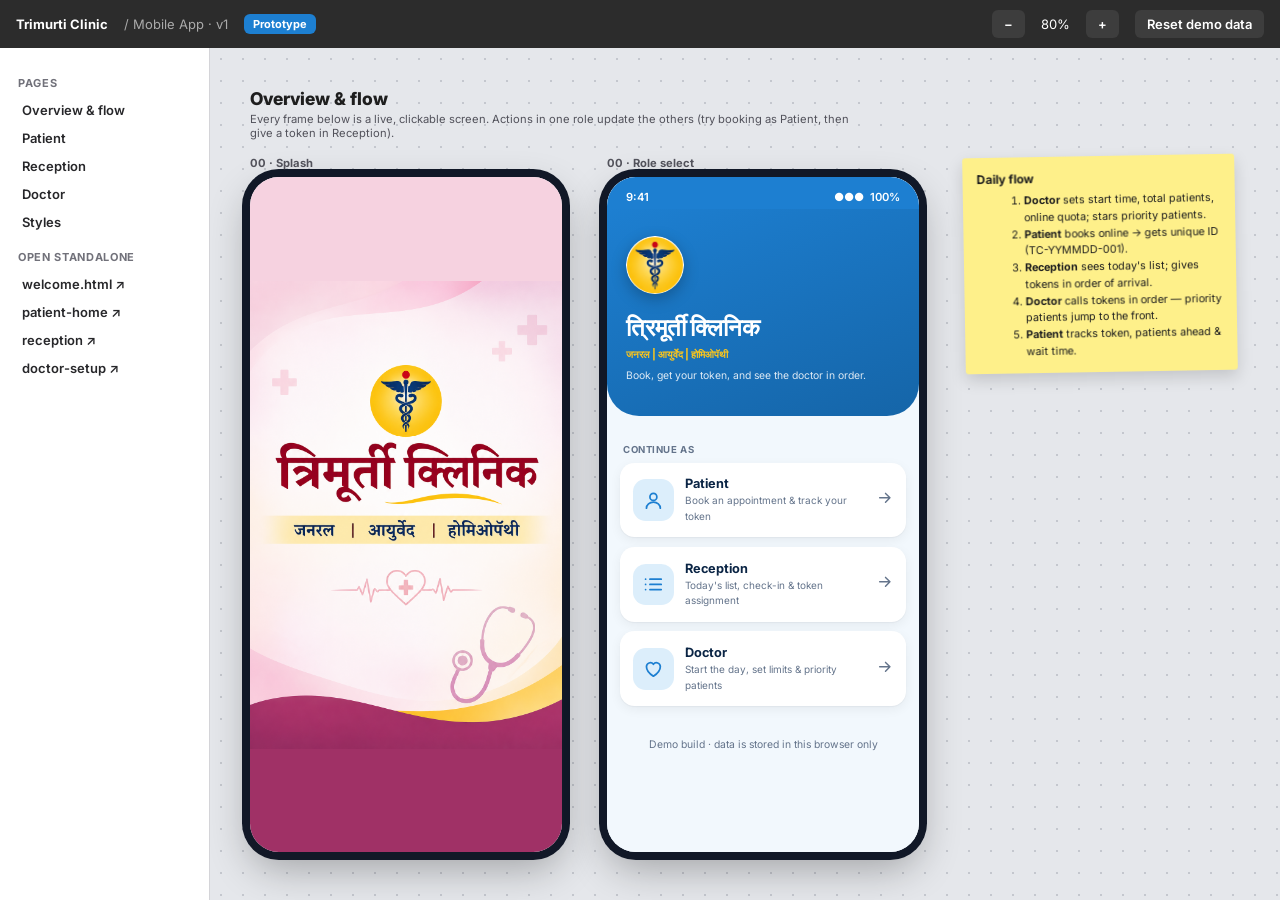
<file: index.html>
<!doctype html><html lang="en"><head><meta charset="utf-8"><meta name="viewport" content="width=device-width,initial-scale=1">
<title>Trimurti Clinic – Design</title>
<link href="https://fonts.googleapis.com/css2?family=Inter:wght@400;600;700;800&display=swap" rel="stylesheet">
<style>
*{box-sizing:border-box;margin:0}
body{font-family:Inter,system-ui,sans-serif;background:#E5E7EB;color:#1E1E1E;height:100vh;display:flex;flex-direction:column;overflow:hidden;font-size:13px}
.top{height:48px;background:#2C2C2C;color:#fff;display:flex;align-items:center;gap:16px;padding:0 16px;flex:none}
.top b{font-weight:700}.top .pill{background:#1D7FD1;border-radius:6px;padding:3px 9px;font-size:11px;font-weight:700}
.top .sp{flex:1}.top button{background:#3D3D3D;border:0;color:#fff;border-radius:6px;padding:6px 12px;font:inherit;font-weight:600;cursor:pointer}.top button:hover{background:#4D4D4D}
.main{flex:1;display:flex;min-height:0}
.side{width:210px;background:#fff;border-right:1px solid #D4D4D8;padding:14px 12px;flex:none;overflow:auto}
.side h4{font-size:11px;color:#71717A;text-transform:uppercase;letter-spacing:.06em;margin:14px 6px 6px}
.side a{display:block;padding:6px 10px;border-radius:6px;color:#27272A;text-decoration:none;font-weight:600}.side a:hover{background:#F4F4F5}
.canvas{flex:1;overflow:auto;background:#E5E7EB radial-gradient(#C4C7CE 1px,transparent 1px) 0 0/22px 22px;padding:40px}
.board{zoom:.8;width:max-content}
.sec{margin-bottom:70px}
.sec>h2{font-size:22px;font-weight:800;margin-bottom:4px}.sec>p{color:#52525B;margin-bottom:20px;max-width:760px;font-size:14px}
.row{display:flex;gap:56px;align-items:flex-start}
.fr{flex:none}.fr .lb{font-weight:700;color:#52525B;margin-bottom:8px;font-size:14px}
.fr iframe{width:390px;height:844px;border:0;border-radius:36px;background:#F2F8FD;box-shadow:0 0 0 10px #111827,0 20px 50px rgba(0,0,0,.3);display:block}
.note{background:#FEF08A;padding:16px 18px;width:340px;border-radius:4px;box-shadow:0 8px 20px rgba(0,0,0,.15);font-size:13.5px;line-height:1.55;transform:rotate(-1deg)}
.note h3{margin-bottom:6px;font-size:15px}.note li{margin-left:18px}
.sw{display:flex;gap:14px;flex-wrap:wrap;max-width:760px}
.sw div{width:104px}.sw i{display:block;height:64px;border-radius:12px;margin-bottom:6px;border:1px solid rgba(0,0,0,.08)}.sw b{display:block;font-size:12px}.sw span{font-size:11px;color:#71717A}
.type{background:#fff;border-radius:14px;padding:20px 24px;width:360px}
</style></head><body>
<div class="top"><b>Trimurti Clinic</b><span style="opacity:.6">/ Mobile App · v1</span><span class="pill">Prototype</span><span class="sp"></span>
<button onclick="z(-.1)">−</button><span id="zv">80%</span><button onclick="z(.1)">+</button><button onclick="rs()">Reset demo data</button></div>
<div class="main"><aside class="side"><h4>Pages</h4><a href="#flow">Overview &amp; flow</a><a href="#patient">Patient</a><a href="#reception">Reception</a><a href="#doctor">Doctor</a><a href="#styles">Styles</a>
<h4>Open standalone</h4><a href="welcome.html" target="_blank">welcome.html ↗</a><a href="patient-home.html" target="_blank">patient-home ↗</a><a href="reception.html" target="_blank">reception ↗</a><a href="doctor-setup.html" target="_blank">doctor-setup ↗</a></aside>
<div class="canvas"><div class="board">

<div class="sec" id="flow"><h2>Overview &amp; flow</h2><p>Every frame below is a live, clickable screen. Actions in one role update the others (try booking as Patient, then give a token in Reception).</p>
<div class="row"><div class="fr"><div class="lb">00 · Splash</div><iframe src="splash.html"></iframe></div><div class="fr"><div class="lb">00 · Role select</div><iframe src="welcome.html"></iframe></div>
<div class="note"><h3>Daily flow</h3><ol><li><b>Doctor</b> sets start time, total patients, online quota; stars priority patients.</li><li><b>Patient</b> books online → gets unique ID (TC-YYMMDD-001).</li><li><b>Reception</b> sees today's list; gives tokens in order of arrival.</li><li><b>Doctor</b> calls tokens in order — priority patients jump to the front.</li><li><b>Patient</b> tracks token, patients ahead &amp; wait time.</li></ol></div></div></div>

<div class="sec" id="patient"><h2>Patient</h2><p>Book an appointment, receive a unique booking number, then track your token live.</p>
<div class="row"><div class="fr"><div class="lb">01 · Home</div><iframe src="patient-home.html"></iframe></div><div class="fr"><div class="lb">02 · Book appointment</div><iframe src="patient-book.html"></iframe></div><div class="fr"><div class="lb">03 · My token</div><iframe src="patient-status.html"></iframe></div></div></div>

<div class="sec" id="reception"><h2>Reception</h2><p>Daily appointment list. Give a token when a patient arrives (first in = lowest token). Add walk-ins from the button.</p>
<div class="row"><div class="fr"><div class="lb">04 · Today's appointments</div><iframe src="reception.html"></iframe></div></div></div>

<div class="sec" id="doctor"><h2>Doctor</h2><p>Morning setup, then run the queue. The ★ puts a patient first.</p>
<div class="row"><div class="fr"><div class="lb">05 · Day setup</div><iframe src="doctor-setup.html"></iframe></div><div class="fr"><div class="lb">06 · Patient queue</div><iframe src="doctor-queue.html"></iframe></div></div></div>

<div class="sec" id="styles"><h2>Styles</h2><p>Light blue identity; gold only for small highlights, Inter typeface, 16px card radius.</p>
<div class="row"><div class="sw"><div><i style="background:#1D7FD1"></i><b>Sky blue (primary)</b><span>#1D7FD1</span></div><div><i style="background:#1565A8"></i><b>Deep blue</b><span>#1565A8</span></div><div><i style="background:#DCEEFB"></i><b>Ice blue</b><span>#DCEEFB</span></div><div><i style="background:#F5B400"></i><b>Gold (priority)</b><span>#F5B400</span></div><div><i style="background:#2563EB"></i><b>Navy (online)</b><span>#2563EB</span></div><div><i style="background:#16A34A"></i><b>Success</b><span>#16A34A</span></div><div><i style="background:#DC2626"></i><b>Danger</b><span>#DC2626</span></div><div><i style="background:#F2F8FD"></i><b>Background</b><span>#F2F8FD</span></div></div>
<div class="type"><div style="font-size:28px;font-weight:800">Heading 28/800</div><div style="font-size:22px;font-weight:700;margin-top:6px">Title 22/700</div><div style="font-size:15px;font-weight:700;margin-top:6px">Card title 15/700</div><div style="font-size:14px;margin-top:6px">Body 14/400 — Inter</div><div style="font-size:11px;font-weight:700;color:#64748B;margin-top:6px;letter-spacing:.06em">LABEL 11/700 CAPS</div></div></div></div>

</div></div></div>
<script>
let zm=.8;function z(d){zm=Math.min(1.2,Math.max(.3,zm+d));document.querySelector('.board').style.zoom=zm;document.getElementById('zv').textContent=Math.round(zm*100)+'%'}
function rs(){try{localStorage.removeItem('tc_state_v1');localStorage.removeItem('tc_me_v1')}catch(e){}document.querySelectorAll('iframe').forEach(f=>f.contentWindow.location.reload())}
</script></body></html>
</file>
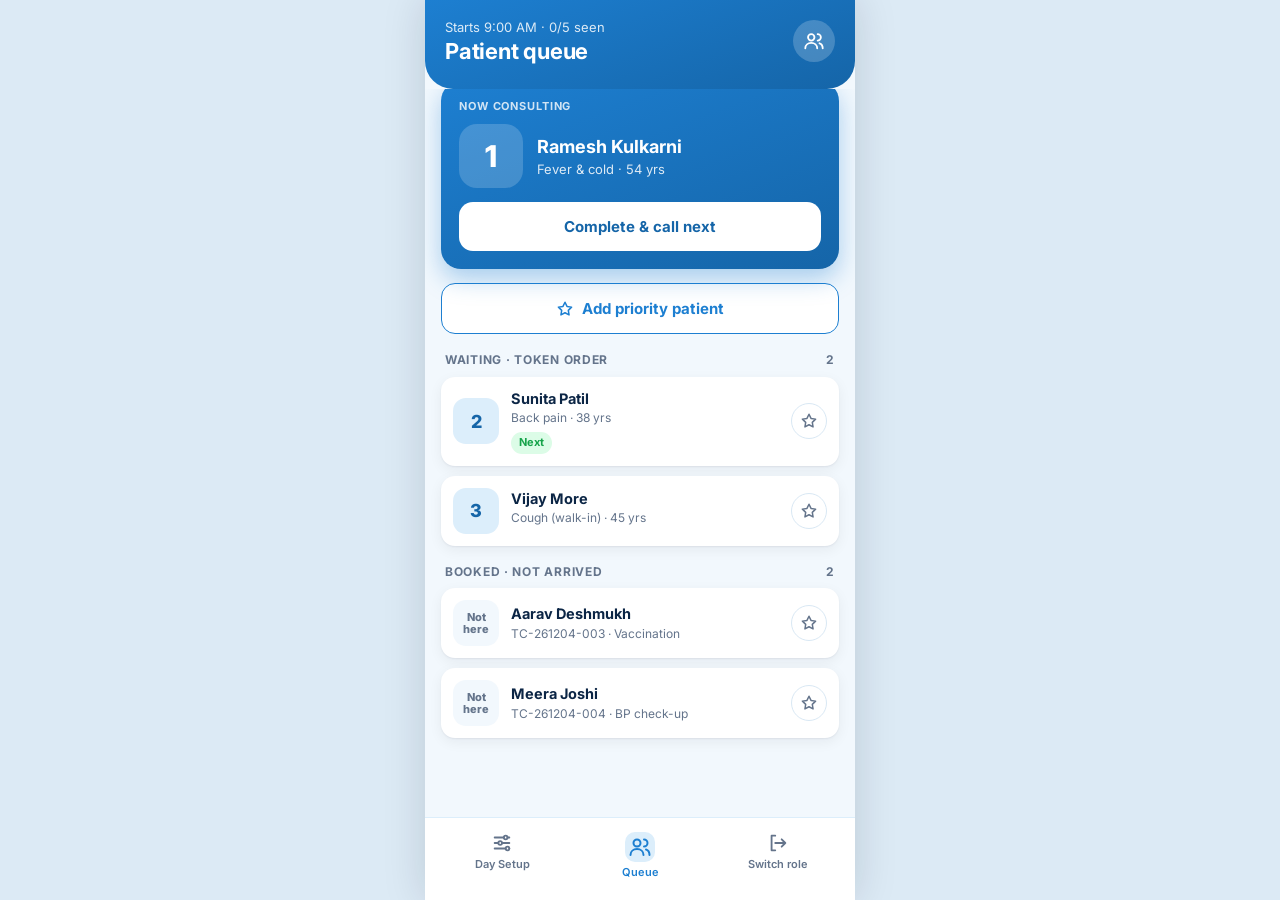
<file: doctor-queue.html>
<!doctype html><html lang="en"><head><meta charset="utf-8"><meta name="viewport" content="width=device-width,initial-scale=1,viewport-fit=cover"><link rel="manifest" href="manifest.json"><meta name="theme-color" content="#1D7FD1"><meta name="apple-mobile-web-app-capable" content="yes"><link rel="apple-touch-icon" href="icons/icon-192.png"><link rel="stylesheet" href="css/style.css"><link rel="preconnect" href="https://fonts.googleapis.com"><link href="https://fonts.googleapis.com/css2?family=Inter:wght@400;600;700;800&display=swap" rel="stylesheet"><title>Doctor · Queue</title></head><body><div class="app" id="app"></div><script src="js/tc.js"></script><script>
const {icon,esc,fmtTime,shell}=TC;
function item(a,i){
 return `<div class="item ${a.priority?'pri':''}"><div class="tk">${a.token}</div><div class="mid"><div class="nm">${esc(a.name)}</div><div class="sub">${esc(a.reason)}${a.age?' · '+esc(a.age)+' yrs':''}</div>
  <div class="meta">${i===0?'<span class="badge green">Next</span>':''}${a.priority?'<span class="badge amber">★ Priority</span>':''}</div></div>
  <button class="star ${a.priority?'on':''}" data-p="${a.id}">${icon('star')}</button></div>`;
}
function render(){
 const s=TC.load(),st=TC.stats(s),c=s.clinic,q=TC.queue(s),cur=TC.current(s);
 const away=TC.live(s).filter(a=>a.status==='booked');
 const hdr=`<div class="hdr"><div class="row"><div><p>Starts ${fmtTime(c.start)} · ${st.done}/${st.total} seen</p><h1>Patient queue</h1></div><div class="avatar">${icon('users')}</div></div></div>`;
 const body=`<div class="now" style="margin-top:-24px;position:relative"><div class="lbl">${cur?'Now consulting':'No patient inside'}</div>
  ${cur?`<div class="row"><div class="tkn">${cur.token}</div><div><b>${esc(cur.name)}</b><span>${esc(cur.reason)}${cur.age?' · '+esc(cur.age)+' yrs':''}</span></div></div>`:'<div class="row"><div class="tkn">–</div><div><b>Ready when you are</b><span>'+q.length+' patient'+(q.length===1?'':'s')+' waiting</span></div></div>'}
  <button class="btn" id="next" ${!cur&&!q.length?'disabled':''}>${cur?(q.length?'Complete &amp; call next':'Complete consultation'):'Call first patient'}</button></div>
  <button class="btn ghost" id="addp" style="margin-bottom:6px;border-color:var(--p);color:var(--p)">${icon('star',18)} Add priority patient</button>
  <div class="sec">Waiting · token order <span>${q.length}</span></div>
  ${q.length?q.map(item).join(''):'<div class="empty">Queue is empty. Reception gives tokens as patients arrive.</div>'}
  <div class="sec">Booked · not arrived <span>${away.length}</span></div>
  ${away.length?away.map(a=>`<div class="item ${a.priority?'pri':''}"><div class="tk none">Not<br>here</div><div class="mid"><div class="nm">${esc(a.name)}</div><div class="sub">${esc(a.id)} · ${esc(a.reason)}</div>${a.priority?'<div class="meta"><span class="badge amber">★ Priority</span></div>':''}</div><button class="star ${a.priority?'on':''}" data-p="${a.id}">${icon('star')}</button></div>`).join(''):'<div class="empty">Everyone has arrived.</div>'}`;
 document.getElementById('app').innerHTML=shell('doctor','doctor-queue.html',hdr,body);
 document.getElementById('addp').onclick=()=>TC.prioritySheet(a=>{render();TC.toast(a.name.split(' ')[0]+' added as first (token '+a.token+')')});
 document.getElementById('next').onclick=()=>{TC.callNext();render()};
 document.querySelectorAll('[data-p]').forEach(b=>b.onclick=()=>{TC.togglePriority(b.dataset.p);render()});
}
render();TC.onChange(render);
</script><script>if("serviceWorker"in navigator&&top===window)navigator.serviceWorker.register("sw.js").catch(()=>{})</script></body></html>
</file>
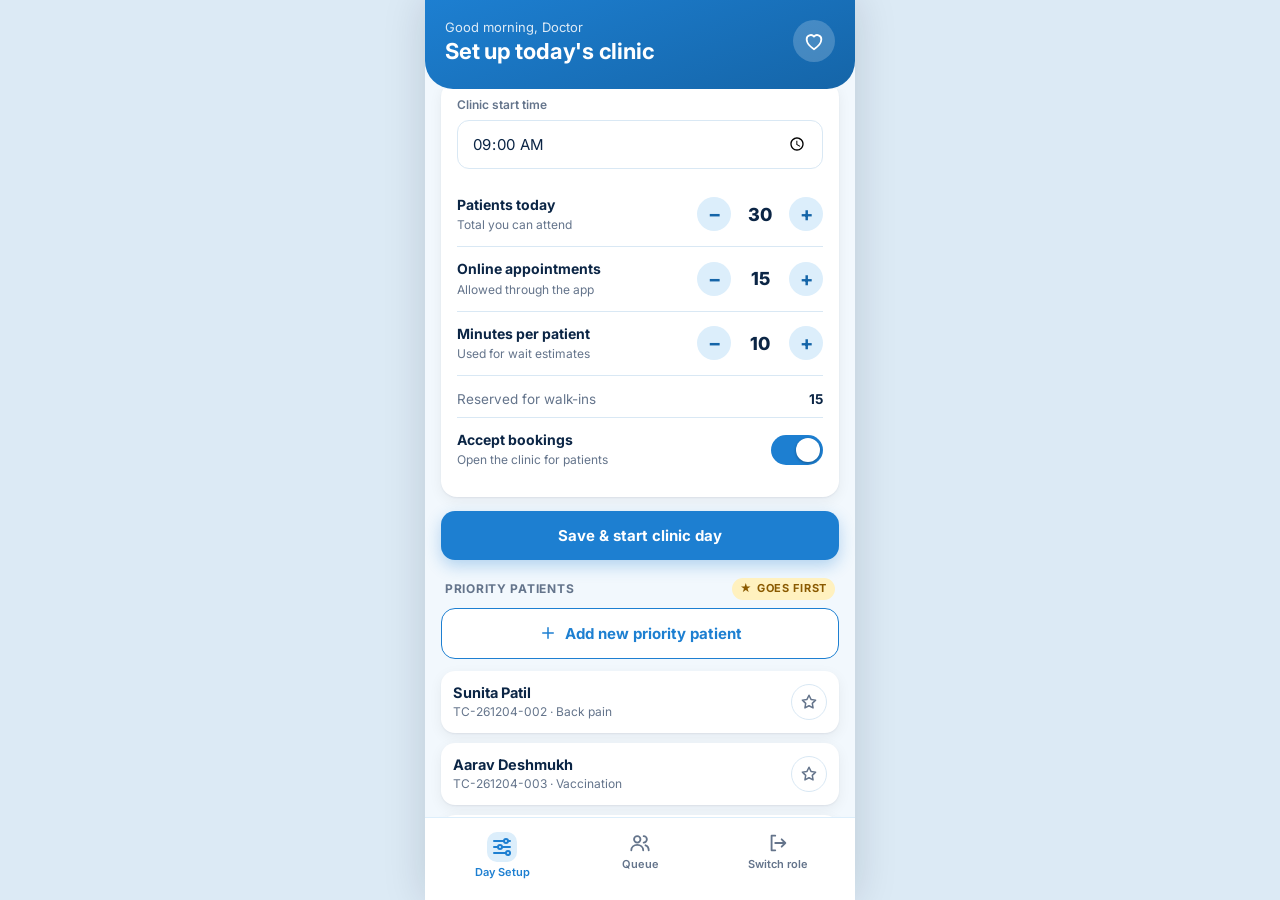
<file: doctor-setup.html>
<!doctype html><html lang="en"><head><meta charset="utf-8"><meta name="viewport" content="width=device-width,initial-scale=1,viewport-fit=cover"><link rel="manifest" href="manifest.json"><meta name="theme-color" content="#1D7FD1"><meta name="apple-mobile-web-app-capable" content="yes"><link rel="apple-touch-icon" href="icons/icon-192.png"><link rel="stylesheet" href="css/style.css"><link rel="preconnect" href="https://fonts.googleapis.com"><link href="https://fonts.googleapis.com/css2?family=Inter:wght@400;600;700;800&display=swap" rel="stylesheet"><title>Doctor · Day setup</title></head><body><div class="app" id="app"></div><script src="js/tc.js"></script><script>
const {icon,esc,shell}=TC;
let d=null,saved=false;
function render(){
 const s=TC.load();if(!d)d={...s.clinic};
 const hdr=`<div class="hdr"><div class="row"><div><p>Good morning, Doctor</p><h1>Set up today's clinic</h1></div><div class="avatar">${icon('heart')}</div></div></div>`;
 const walk=d.capacity-d.online;
 const pr=TC.live(s).filter(a=>['booked','arrived'].includes(a.status));
 const body=`<div class="card" style="margin-top:-24px;position:relative">
  <div class="field"><label>Clinic start time</label><input type="time" id="t" value="${d.start}"></div>
  <div class="stepper"><div class="l"><b>Patients today</b><span>Total you can attend</span></div><div class="c"><button data-k="capacity" data-v="-1">−</button><output>${d.capacity}</output><button data-k="capacity" data-v="1">+</button></div></div>
  <div class="stepper"><div class="l"><b>Online appointments</b><span>Allowed through the app</span></div><div class="c"><button data-k="online" data-v="-1">−</button><output>${d.online}</output><button data-k="online" data-v="1">+</button></div></div>
  <div class="stepper"><div class="l"><b>Minutes per patient</b><span>Used for wait estimates</span></div><div class="c"><button data-k="avg" data-v="-1">−</button><output>${d.avg}</output><button data-k="avg" data-v="1">+</button></div></div>
  <div class="kv" style="margin-top:6px"><span>Reserved for walk-ins</span><b>${walk}</b></div>
  <div class="stepper"><div class="l"><b>Accept bookings</b><span>Open the clinic for patients</span></div><button class="toggle ${d.open?'on':''}" id="op"></button></div></div>
  <button class="btn" id="save">${saved?'✓ Saved — clinic is live':'Save &amp; start clinic day'}</button>
  <div class="sec">Priority patients <span class="badge amber">★ goes first</span></div>
  <button class="btn ghost" id="addp" style="margin-bottom:12px;border-color:var(--p);color:var(--p)">${icon('plus',18)} Add new priority patient</button>
  ${pr.length?pr.map(a=>`<div class="item ${a.priority?'pri':''}"><div class="mid"><div class="nm">${esc(a.name)}</div><div class="sub">${esc(a.id)} · ${esc(a.reason)}</div></div><button class="star ${a.priority?'on':''}" data-p="${a.id}">${icon('star')}</button></div>`).join(''):'<div class="empty">No patients to prioritise yet.</div>'}`;
 document.getElementById('app').innerHTML=shell('doctor','doctor-setup.html',hdr,body);
 document.getElementById('t').onchange=e=>{d.start=e.target.value;saved=false};
 document.querySelectorAll('[data-k]').forEach(b=>b.onclick=()=>{const k=b.dataset.k;d[k]=Math.max(k==='avg'?1:0,d[k]+ +b.dataset.v);
  if(k==='capacity'&&d.online>d.capacity)d.online=d.capacity;if(k==='online'&&d.online>d.capacity)d.capacity=d.online;saved=false;render()});
 document.getElementById('addp').onclick=()=>TC.prioritySheet(a=>{render();TC.toast(a.name.split(' ')[0]+' added as priority (token '+a.token+')')});
 document.getElementById('op').onclick=()=>{d.open=!d.open;saved=false;render()};
 document.getElementById('save').onclick=()=>{TC.saveClinic(d);saved=true;render();TC.toast('Clinic settings saved')};
 document.querySelectorAll('[data-p]').forEach(b=>b.onclick=()=>{TC.togglePriority(b.dataset.p);render()});
}
render();TC.onChange(render);
</script><script>if("serviceWorker"in navigator&&top===window)navigator.serviceWorker.register("sw.js").catch(()=>{})</script></body></html>
</file>
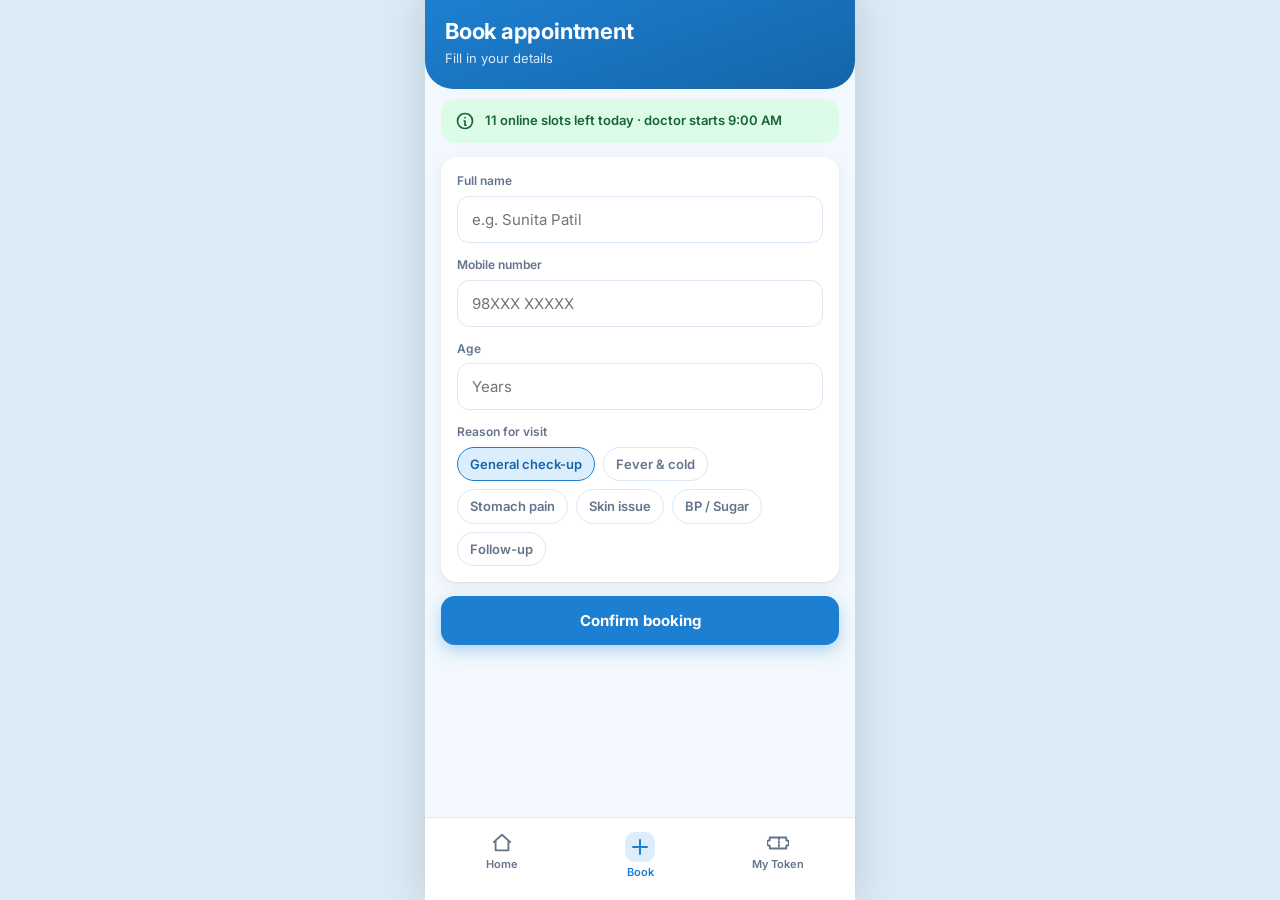
<file: patient-book.html>
<!doctype html><html lang="en"><head><meta charset="utf-8"><meta name="viewport" content="width=device-width,initial-scale=1,viewport-fit=cover"><link rel="manifest" href="manifest.json"><meta name="theme-color" content="#1D7FD1"><meta name="apple-mobile-web-app-capable" content="yes"><link rel="apple-touch-icon" href="icons/icon-192.png"><link rel="stylesheet" href="css/style.css"><link rel="preconnect" href="https://fonts.googleapis.com"><link href="https://fonts.googleapis.com/css2?family=Inter:wght@400;600;700;800&display=swap" rel="stylesheet"><title>Patient · Book</title></head><body><div class="app" id="app"></div><script src="js/tc.js"></script><script>
const {icon,esc,fmtTime,shell}=TC;
let draft={name:'',phone:'',age:'',reason:'General check-up'},done=null,err='';
const REASONS=['General check-up','Fever & cold','Stomach pain','Skin issue','BP / Sugar','Follow-up'];
function render(){
 const s=TC.load(),c=s.clinic,left=Math.max(0,c.online-TC.stats(s).online);
 const hdr=`<div class="hdr"><h1>Book appointment</h1><p>${done?'Booking confirmed':'Fill in your details'}</p></div>`;
 let body;
 if(done){
  body=`<div class="card big" style="margin-top:-12px"><div style="width:60px;height:60px;border-radius:50%;background:var(--green-l);color:var(--green);display:grid;place-items:center;margin:0 auto 10px">${icon('check',32)}</div>
   <h3 style="margin:0">You're booked, ${esc(done.name.split(' ')[0])}!</h3><p style="color:var(--mut);font-size:13px;margin-top:4px">Your unique appointment number</p>
   <div class="uid">${esc(done.id)}</div>
   <p style="color:var(--mut);font-size:12.5px">Show this number at reception. You'll get your <b>token</b> in order of arrival.</p></div>
   <div class="card"><div class="kv"><span>Patient</span><b>${esc(done.name)}</b></div><div class="kv"><span>Reason</span><b>${esc(done.reason)}</b></div><div class="kv"><span>Clinic starts</span><b>${fmtTime(c.start)}</b></div></div>
   <a class="btn" href="patient-status.html">Track my token</a>`;
 } else {
  body=`<div class="banner ${left?'ok':'err'}" style="margin-top:-6px">${icon('info',20)}<span>${!c.open?'Clinic not open yet for today.':left?`${left} online slot${left>1?'s':''} left today · doctor starts ${fmtTime(c.start)}`:'Online slots are full for today.'}</span></div>
   ${err?`<div class="banner err">${esc(err)}</div>`:''}
   <div class="card">
    <div class="field"><label>Full name</label><input id="n" value="${esc(draft.name)}" placeholder="e.g. Sunita Patil"></div>
    <div class="field"><label>Mobile number</label><input id="p" inputmode="tel" value="${esc(draft.phone)}" placeholder="98XXX XXXXX"></div>
    <div class="field"><label>Age</label><input id="a" inputmode="numeric" value="${esc(draft.age)}" placeholder="Years"></div>
    <div class="field" style="margin:0"><label>Reason for visit</label><div class="chips">${REASONS.map(r=>`<button class="chip ${r===draft.reason?'on':''}" data-r="${r}">${r}</button>`).join('')}</div></div></div>
   <button class="btn" id="go" ${c.open&&left?'':'disabled'}>Confirm booking</button>`;
 }
 document.getElementById('app').innerHTML=shell('patient','patient-book.html',hdr,body);
 if(!done){
  const sync=()=>{draft.name=n.value;draft.phone=p.value;draft.age=a.value};
  document.querySelectorAll('.chip').forEach(b=>b.onclick=()=>{sync();draft.reason=b.dataset.r;render()});
  go.onclick=()=>{sync();if(!draft.name.trim()||draft.phone.replace(/\D/g,'').length<10){err='Please enter your name and a valid 10-digit mobile number.';render();return}
   const r=TC.book({name:draft.name.trim(),phone:draft.phone,age:draft.age,reason:draft.reason});
   if(r.err){err=r.err;render()}else{done=r.ok;err='';render()}};
 }
}
render();
</script><script>if("serviceWorker"in navigator&&top===window)navigator.serviceWorker.register("sw.js").catch(()=>{})</script></body></html>
</file>
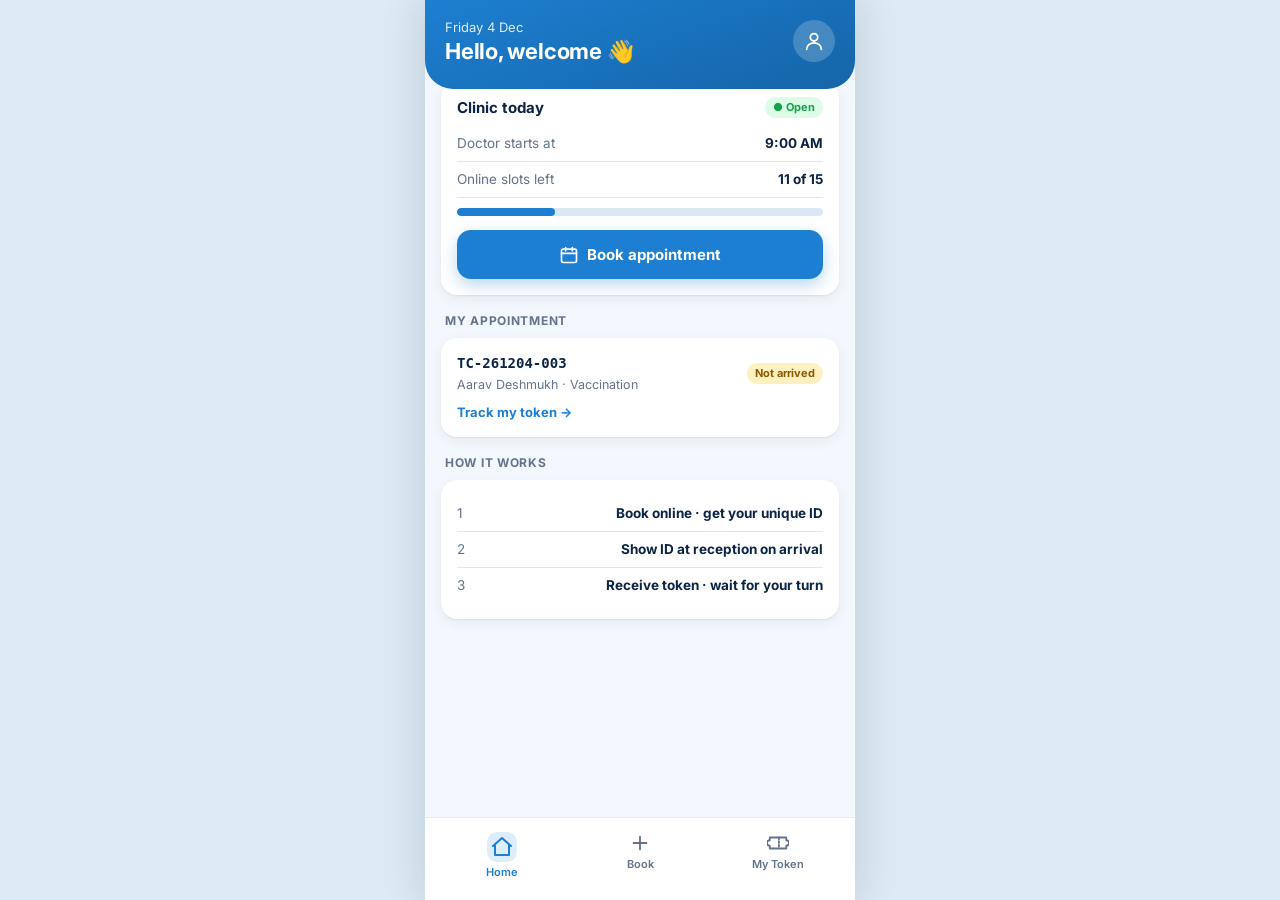
<file: patient-home.html>
<!doctype html><html lang="en"><head><meta charset="utf-8"><meta name="viewport" content="width=device-width,initial-scale=1,viewport-fit=cover"><link rel="manifest" href="manifest.json"><meta name="theme-color" content="#1D7FD1"><meta name="apple-mobile-web-app-capable" content="yes"><link rel="apple-touch-icon" href="icons/icon-192.png"><link rel="stylesheet" href="css/style.css"><link rel="preconnect" href="https://fonts.googleapis.com"><link href="https://fonts.googleapis.com/css2?family=Inter:wght@400;600;700;800&display=swap" rel="stylesheet"><title>Patient · Home</title></head><body><div class="app" id="app"></div><script src="js/tc.js"></script><script>
const {icon,esc,fmtTime,fmtDate,shell}=TC;
function render(){
 const s=TC.load(),c=s.clinic,st=TC.stats(s),left=Math.max(0,c.online-st.online),me=TC.find(s,TC.me());
 const hdr=`<div class="hdr"><div class="row"><div><p>${fmtDate()}</p><h1>Hello, welcome 👋</h1></div><div class="avatar">${icon('user')}</div></div></div>`;
 const body=`<div class="card" style="margin-top:-24px;position:relative">
   <div class="row" style="display:flex;justify-content:space-between;align-items:center"><h3 style="margin:0">Clinic today</h3><span class="badge ${c.open?'green':'red'}">${c.open?'● Open':'Closed'}</span></div>
   <div class="kv" style="margin-top:8px"><span>Doctor starts at</span><b>${fmtTime(c.start)}</b></div>
   <div class="kv"><span>Online slots left</span><b>${left} of ${c.online}</b></div>
   <div class="bar" style="margin:10px 0 14px"><i style="width:${c.online?Math.min(100,st.online/c.online*100):0}%"></i></div>
   <a class="btn ${c.open&&left?'':'ghost'}" href="patient-book.html">${icon('cal',20)} Book appointment</a></div>
  <div class="sec">My appointment</div>
  ${me&&me.status!=='cancelled'?`<a class="card" href="patient-status.html" style="display:block"><div style="display:flex;justify-content:space-between;align-items:center"><div><div style="font-weight:800;font-family:ui-monospace,monospace">${esc(me.id)}</div><div style="color:var(--mut);font-size:12.5px;margin-top:2px">${esc(me.name)} · ${esc(me.reason)}</div></div>
   <span class="badge ${me.status==='booked'?'amber':me.status==='done'?'green':'teal'}">${me.token?'Token '+me.token:me.status==='booked'?'Not arrived':me.status}</span></div>
   <div style="color:var(--p);font-weight:700;font-size:13px;margin-top:10px">Track my token →</div></a>`
   :'<div class="card empty">No active appointment yet.</div>'}
  <div class="sec">How it works</div>
  <div class="card"><div class="kv"><span>1</span><b>Book online · get your unique ID</b></div><div class="kv"><span>2</span><b>Show ID at reception on arrival</b></div><div class="kv"><span>3</span><b>Receive token · wait for your turn</b></div></div>`;
 document.getElementById('app').innerHTML=shell('patient','patient-home.html',hdr,body);
}
render();TC.onChange(render);
</script><script>if("serviceWorker"in navigator&&top===window)navigator.serviceWorker.register("sw.js").catch(()=>{})</script></body></html>
</file>
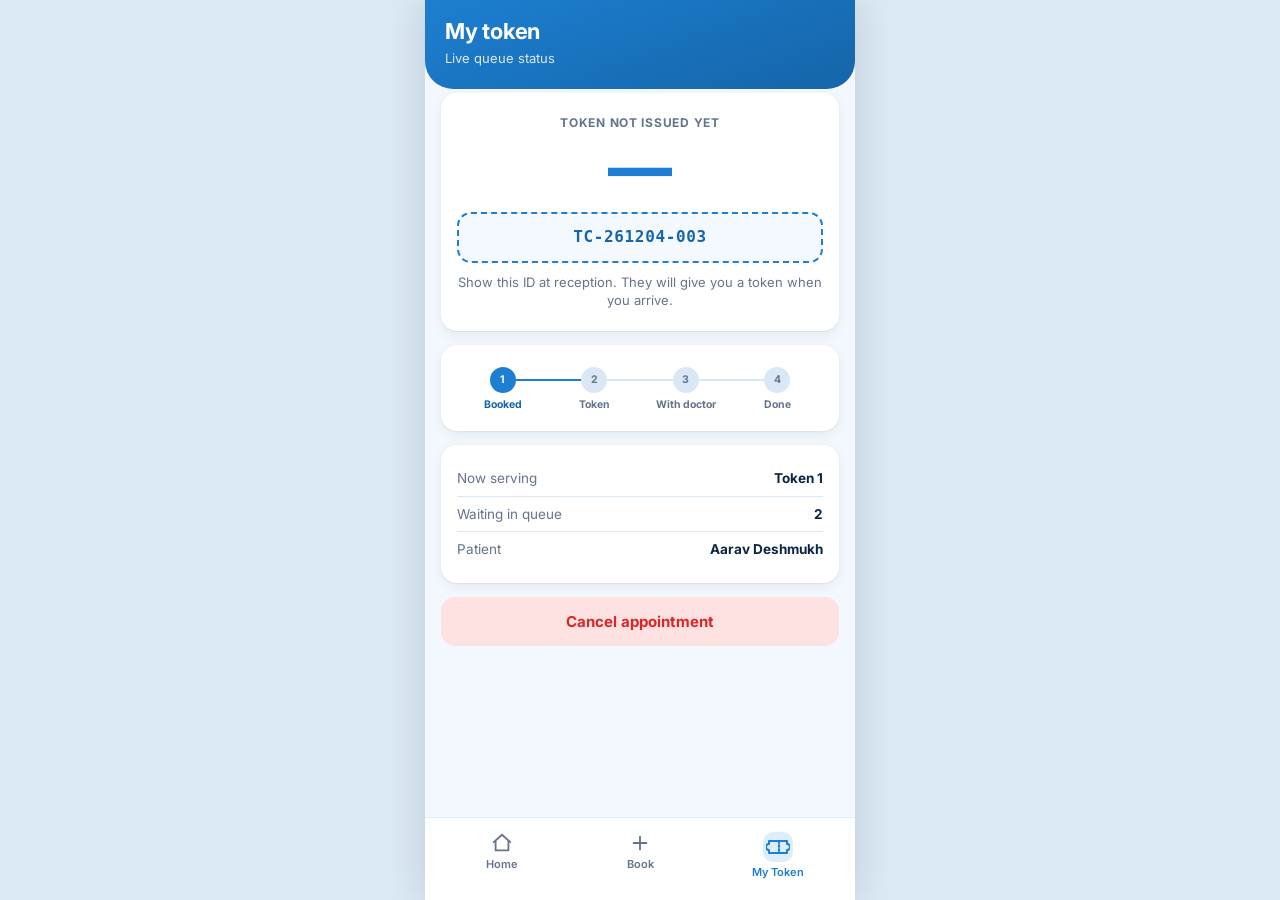
<file: patient-status.html>
<!doctype html><html lang="en"><head><meta charset="utf-8"><meta name="viewport" content="width=device-width,initial-scale=1,viewport-fit=cover"><link rel="manifest" href="manifest.json"><meta name="theme-color" content="#1D7FD1"><meta name="apple-mobile-web-app-capable" content="yes"><link rel="apple-touch-icon" href="icons/icon-192.png"><link rel="stylesheet" href="css/style.css"><link rel="preconnect" href="https://fonts.googleapis.com"><link href="https://fonts.googleapis.com/css2?family=Inter:wght@400;600;700;800&display=swap" rel="stylesheet"><title>Patient · My token</title></head><body><div class="app" id="app"></div><script src="js/tc.js"></script><script>
const {icon,esc,shell}=TC;
function render(){
 const s=TC.load(),me=TC.find(s,TC.me()),q=TC.queue(s),cur=TC.current(s);
 const hdr=`<div class="hdr"><h1>My token</h1><p>Live queue status</p></div>`;
 let body;
 if(!me||me.status==='cancelled'){body=`<div class="card empty" style="margin-top:-8px">No active appointment.<br><br><a class="btn" href="patient-book.html">Book now</a></div>`}
 else{
  const idx=q.findIndex(a=>a.id===me.id),wait=(Math.max(idx,0)+(cur?1:0))*s.clinic.avg;
  const stage=me.status==='booked'?0:me.status==='arrived'?1:me.status==='in'?2:3;
  const bigLbl=me.status==='booked'?'Token not issued yet':me.status==='in'?'It’s your turn':me.status==='done'?'Visit completed':'Your token';
  const bigNum=me.token?me.token:'—';
  body=`<div class="card big" style="margin-top:-12px"><div class="lbl">${bigLbl}</div><div class="num" ${me.status==='in'?'style="color:var(--green)"':''}>${me.status==='done'?'✓':bigNum}</div>
   ${me.priority?'<span class="badge amber">★ Priority patient — you go first</span>':''}
   <div class="uid" style="font-size:16px">${esc(me.id)}</div>
   <p style="color:var(--mut);font-size:13px">${me.status==='booked'?'Show this ID at reception. They will give you a token when you arrive.':me.status==='arrived'?`${idx} patient${idx===1?'':'s'} ahead · about ${wait} min wait`:me.status==='in'?'Please go in to the doctor’s cabin.':'Thank you. Get well soon!'}</p></div>
   <div class="card"><div class="steps">${['Booked','Token','With doctor','Done'].map((t,i)=>`<div class="${i<=stage?'on':''}"><i>${i<stage?'✓':i+1}</i>${t}</div>`).join('')}</div></div>
   <div class="card"><div class="kv"><span>Now serving</span><b>${cur?'Token '+cur.token:'—'}</b></div><div class="kv"><span>Waiting in queue</span><b>${q.length}</b></div><div class="kv"><span>Patient</span><b>${esc(me.name)}</b></div></div>
   ${me.status==='booked'||me.status==='arrived'?'<button class="btn danger" id="cx">Cancel appointment</button>':''}`;
 }
 document.getElementById('app').innerHTML=shell('patient','patient-status.html',hdr,body);
 const cx=document.getElementById('cx');if(cx)cx.onclick=()=>{if(confirm('Cancel this appointment?')){TC.cancel(me.id);render()}};
}
render();TC.onChange(render);
</script><script>if("serviceWorker"in navigator&&top===window)navigator.serviceWorker.register("sw.js").catch(()=>{})</script></body></html>
</file>
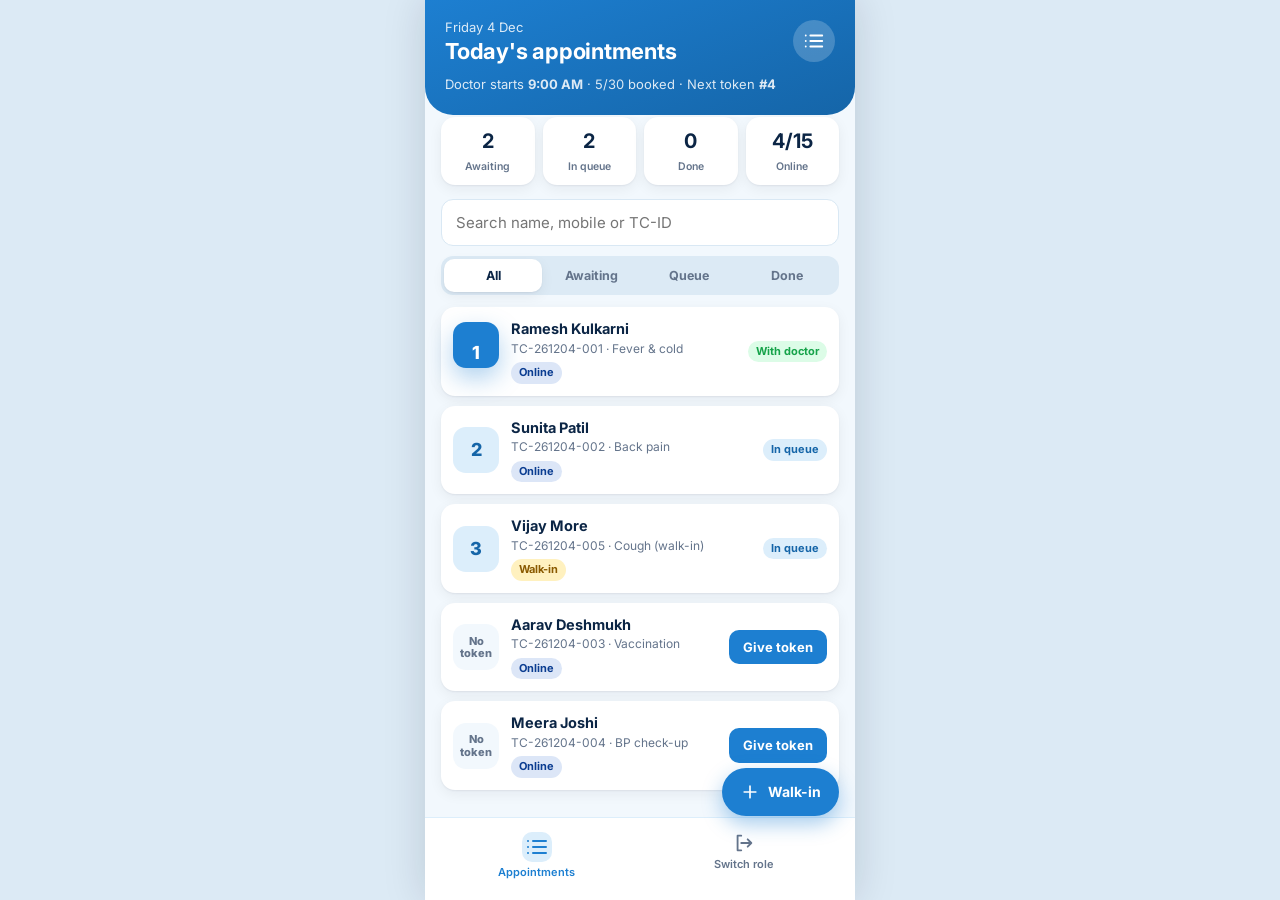
<file: reception.html>
<!doctype html><html lang="en"><head><meta charset="utf-8"><meta name="viewport" content="width=device-width,initial-scale=1,viewport-fit=cover"><link rel="manifest" href="manifest.json"><meta name="theme-color" content="#1D7FD1"><meta name="apple-mobile-web-app-capable" content="yes"><link rel="apple-touch-icon" href="icons/icon-192.png"><link rel="stylesheet" href="css/style.css"><link rel="preconnect" href="https://fonts.googleapis.com"><link href="https://fonts.googleapis.com/css2?family=Inter:wght@400;600;700;800&display=swap" rel="stylesheet"><title>Reception · Appointments</title></head><body><div class="app" id="app"></div><script src="js/tc.js"></script><script>
const {icon,esc,fmtTime,fmtDate,shell}=TC;
let filter='all',q='',sheet=false,err='';
function row(a){
 const tk=a.token?`<div class="tk ${a.status==='in'?'now':''}">${a.token}</div>`:`<div class="tk none">No<br>token</div>`;
 const act=a.status==='booked'?`<button class="btn sm" data-ci="${a.id}">Give token</button>`
  :a.status==='arrived'?'<span class="badge teal">In queue</span>':a.status==='in'?'<span class="badge green">With doctor</span>':a.status==='done'?'<span class="badge">Done</span>':'<span class="badge red">Cancelled</span>';
 return `<div class="item ${a.priority&&a.status!=='done'?'pri':''}">${tk}<div class="mid"><div class="nm">${esc(a.name)}</div><div class="sub">${esc(a.id)} · ${esc(a.reason)}</div>
  <div class="meta"><span class="badge ${a.mode==='online'?'blue':'amber'}">${a.mode==='online'?'Online':'Walk-in'}</span>${a.priority?'<span class="badge amber">★ Priority</span>':''}</div></div>${act}</div>`;
}
function render(){
 const s=TC.load(),st=TC.stats(s),c=s.clinic;
 const list=s.appts.filter(a=>{
  if(filter==='awaiting'&&a.status!=='booked')return false;
  if(filter==='queue'&&!['arrived','in'].includes(a.status))return false;
  if(filter==='done'&&a.status!=='done')return false;
  const t=q.toLowerCase();return !t||a.name.toLowerCase().includes(t)||a.id.toLowerCase().includes(t)||(a.phone||'').includes(t);
 }).sort((x,y)=>(y.priority-x.priority)||((x.token||999)-(y.token||999))||x.id.localeCompare(y.id));
 const hdr=`<div class="hdr"><div class="row"><div><p>${fmtDate()}</p><h1>Today's appointments</h1></div><div class="avatar">${icon('list')}</div></div>
  <p style="margin-top:8px">Doctor starts <b>${fmtTime(c.start)}</b> · ${st.total}/${c.capacity} booked · Next token <b>#${s.nextToken}</b></p></div>`;
 const body=`<div class="tiles" style="margin-top:-14px"><div class="tile"><b>${st.booked}</b><span>Awaiting</span></div><div class="tile"><b>${st.waiting}</b><span>In queue</span></div><div class="tile"><b>${st.done}</b><span>Done</span></div><div class="tile"><b>${st.online}/${c.online}</b><span>Online</span></div></div>
  <div class="field" style="margin-bottom:10px"><input id="q" placeholder="Search name, mobile or TC-ID" value="${esc(q)}"></div>
  <div class="seg">${[['all','All'],['awaiting','Awaiting'],['queue','Queue'],['done','Done']].map(f=>`<button data-f="${f[0]}" class="${filter===f[0]?'on':''}">${f[1]}</button>`).join('')}</div>
  ${list.length?list.map(row).join(''):'<div class="empty">No appointments found.</div>'}`;
 const sh=sheet?`<div class="sheet-bg" id="bg"><div class="sheet"><h3>Add walk-in patient</h3>${err?`<div class="banner err">${esc(err)}</div>`:''}
  <div class="field"><label>Name</label><input id="wn" placeholder="Patient name"></div><div class="field"><label>Mobile</label><input id="wp" inputmode="tel"></div>
  <div class="field"><label>Reason</label><input id="wr" value="Walk-in visit"></div><button class="btn" id="wsave">Add &amp; give token</button></div></div>`:'';
 const fab=`<button class="fab" id="fab">${icon('plus',20)} Walk-in</button>`;
 document.getElementById('app').innerHTML=shell('reception','reception.html',hdr,body,fab+sh);
 const $=id=>document.getElementById(id);
 $('q').oninput=e=>{q=e.target.value;const p=e.target.selectionStart;render();const n=$('q');n.focus();n.setSelectionRange(p,p)};
 document.querySelectorAll('[data-f]').forEach(b=>b.onclick=()=>{filter=b.dataset.f;render()});
 document.querySelectorAll('[data-ci]').forEach(b=>b.onclick=()=>{const a=TC.checkIn(b.dataset.ci);render();TC.toast('Token '+a.token+' given to '+a.name.split(' ')[0])});
 $('fab').onclick=()=>{sheet=true;err='';render()};
 if(sheet){$('bg').onclick=e=>{if(e.target.id==='bg'){sheet=false;render()}};
  $('wsave').onclick=()=>{const n=$('wn').value.trim();if(!n){err='Enter the patient name.';render();return}
   const r=TC.addWalkin({name:n,phone:$('wp').value,age:'',reason:$('wr').value||'Walk-in visit'});
   if(r.err){err=r.err;render()}else{sheet=false;render();TC.toast('Token '+r.ok.token+' given to '+n.split(' ')[0])}}}
}
render();TC.onChange(render);
</script><script>if("serviceWorker"in navigator&&top===window)navigator.serviceWorker.register("sw.js").catch(()=>{})</script></body></html>
</file>
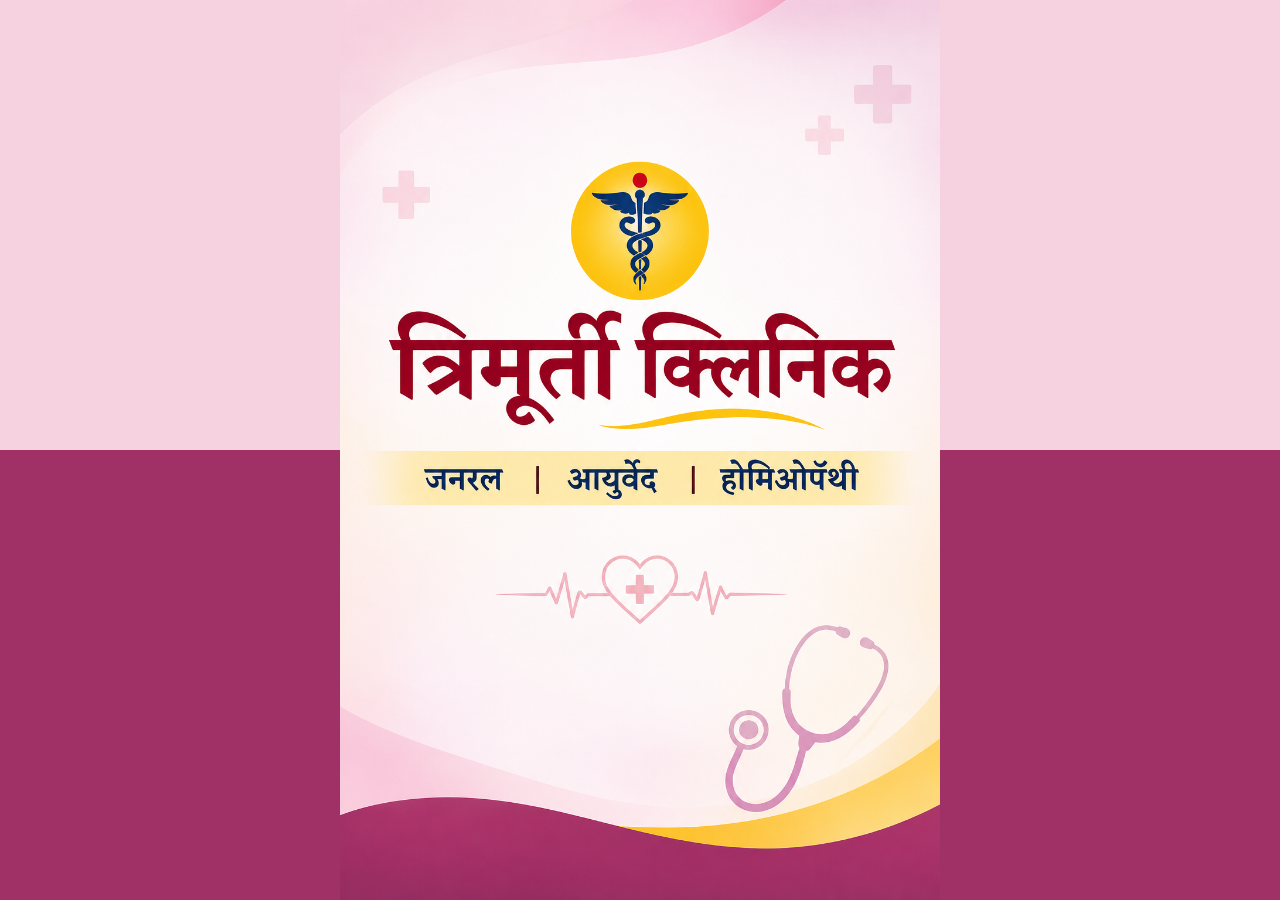
<file: splash.html>
<!doctype html><html lang="mr"><head><meta charset="utf-8"><meta name="viewport" content="width=device-width,initial-scale=1,viewport-fit=cover">
<title>Trimurti Clinic</title><link rel="manifest" href="manifest.json"><meta name="theme-color" content="#F6D2E0"><meta name="apple-mobile-web-app-capable" content="yes"><link rel="apple-touch-icon" href="icons/icon-192.png">
<style>*{margin:0}html,body{height:100%}body{background:linear-gradient(#F6D2E0 50%,#A03166 50%);overflow:hidden}
a{display:flex;height:100dvh;align-items:center;justify-content:center}img{width:100%;max-height:100dvh;object-fit:contain;animation:in .9s ease both}
@keyframes in{from{opacity:0;transform:scale(.96)}to{opacity:1;transform:none}}</style></head>
<body><a href="welcome.html"><img src="img/splash.png" alt="Trimurti Clinic – General | Ayurved | Homeopathy"></a>
<script>if(top===window)setTimeout(()=>location.replace('welcome.html'),2400);if("serviceWorker"in navigator&&top===window)navigator.serviceWorker.register("sw.js").catch(()=>{})</script></body></html>
</file>
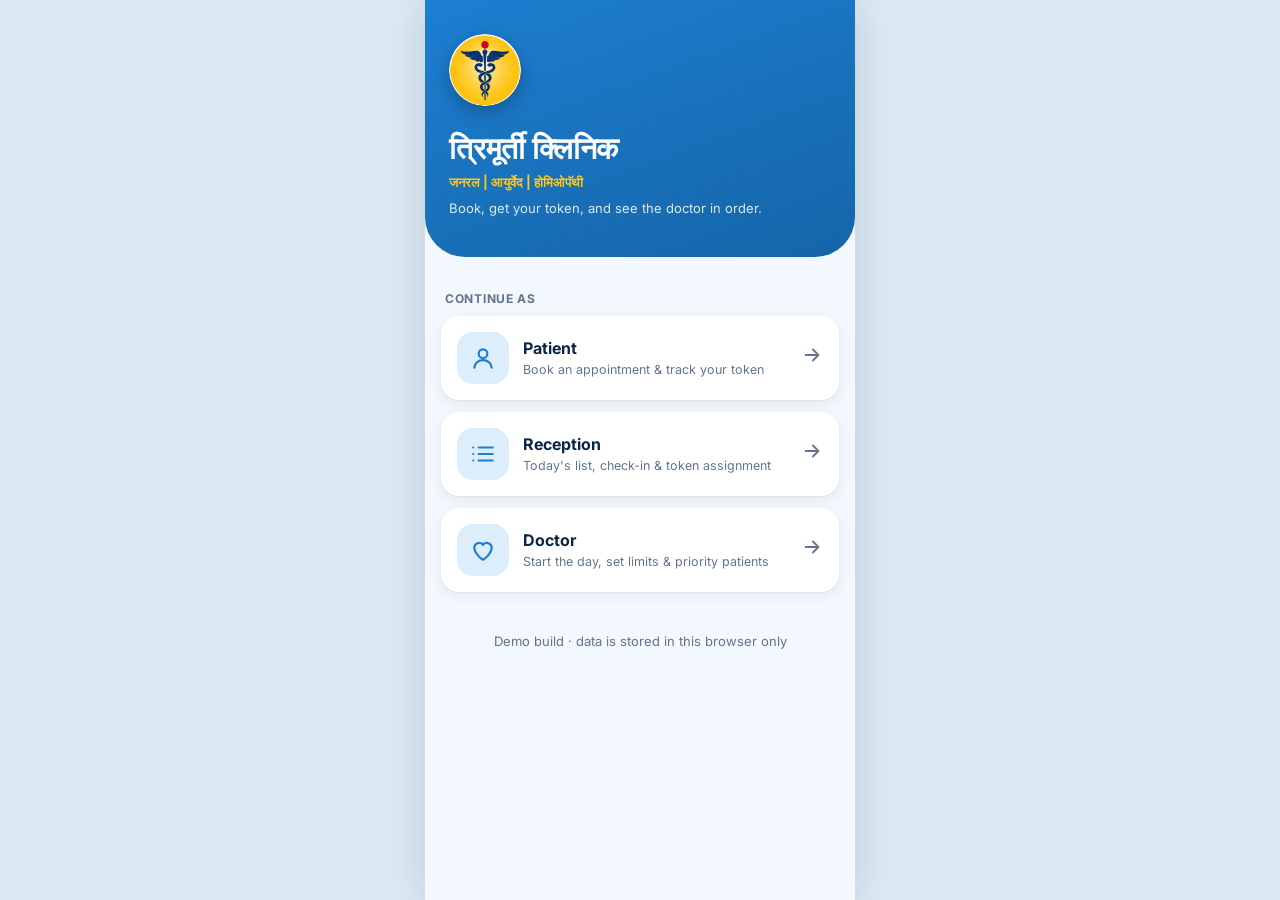
<file: welcome.html>
<!doctype html><html lang="en"><head><meta charset="utf-8"><meta name="viewport" content="width=device-width,initial-scale=1,viewport-fit=cover"><link rel="manifest" href="manifest.json"><meta name="theme-color" content="#1D7FD1"><meta name="apple-mobile-web-app-capable" content="yes"><link rel="apple-touch-icon" href="icons/icon-192.png"><link rel="stylesheet" href="css/style.css"><link rel="preconnect" href="https://fonts.googleapis.com"><link href="https://fonts.googleapis.com/css2?family=Inter:wght@400;600;700;800&display=swap" rel="stylesheet"><title>Trimurti Clinic</title></head><body><div class="app" id="app"></div><script src="js/tc.js"></script><script>
const {icon}=TC;
document.getElementById('app').innerHTML=`<div class="sb"><span>9:41</span><span>●●● &nbsp;100%</span></div>
<div class="hdr" style="padding:34px 24px 40px;border-radius:0 0 40px 40px">
  <img src="img/logo.png" width="72" height="72" style="border-radius:50%;margin-bottom:16px;box-shadow:0 6px 18px rgba(0,0,0,.25)" alt="">
  <h1 style="font-size:30px">त्रिमूर्ती क्लिनिक</h1><p style="color:var(--gold);opacity:1;font-weight:700;margin-top:4px">जनरल | आयुर्वेद | होमिओपॅथी</p><p style="margin-top:8px">Book, get your token, and see the doctor in order.</p></div>
<main class="scroll"><div class="sec">Continue as</div>
 <a class="role" href="patient-home.html"><div class="ic" style="background:var(--p-l);color:var(--p)">${icon('user',26)}</div><div><b>Patient</b><span>Book an appointment &amp; track your token</span></div><div class="go">${icon('arrow')}</div></a>
 <a class="role" href="reception.html"><div class="ic" style="background:var(--p-l);color:var(--p)">${icon('list',26)}</div><div><b>Reception</b><span>Today's list, check-in &amp; token assignment</span></div><div class="go">${icon('arrow')}</div></a>
 <a class="role" href="doctor-setup.html"><div class="ic" style="background:var(--p-l);color:var(--p)">${icon('heart',26)}</div><div><b>Doctor</b><span>Start the day, set limits &amp; priority patients</span></div><div class="go">${icon('arrow')}</div></a>
 <p class="empty">Demo build · data is stored in this browser only</p></main>`;
</script><script>if("serviceWorker"in navigator&&top===window)navigator.serviceWorker.register("sw.js").catch(()=>{})</script></body></html>
</file>
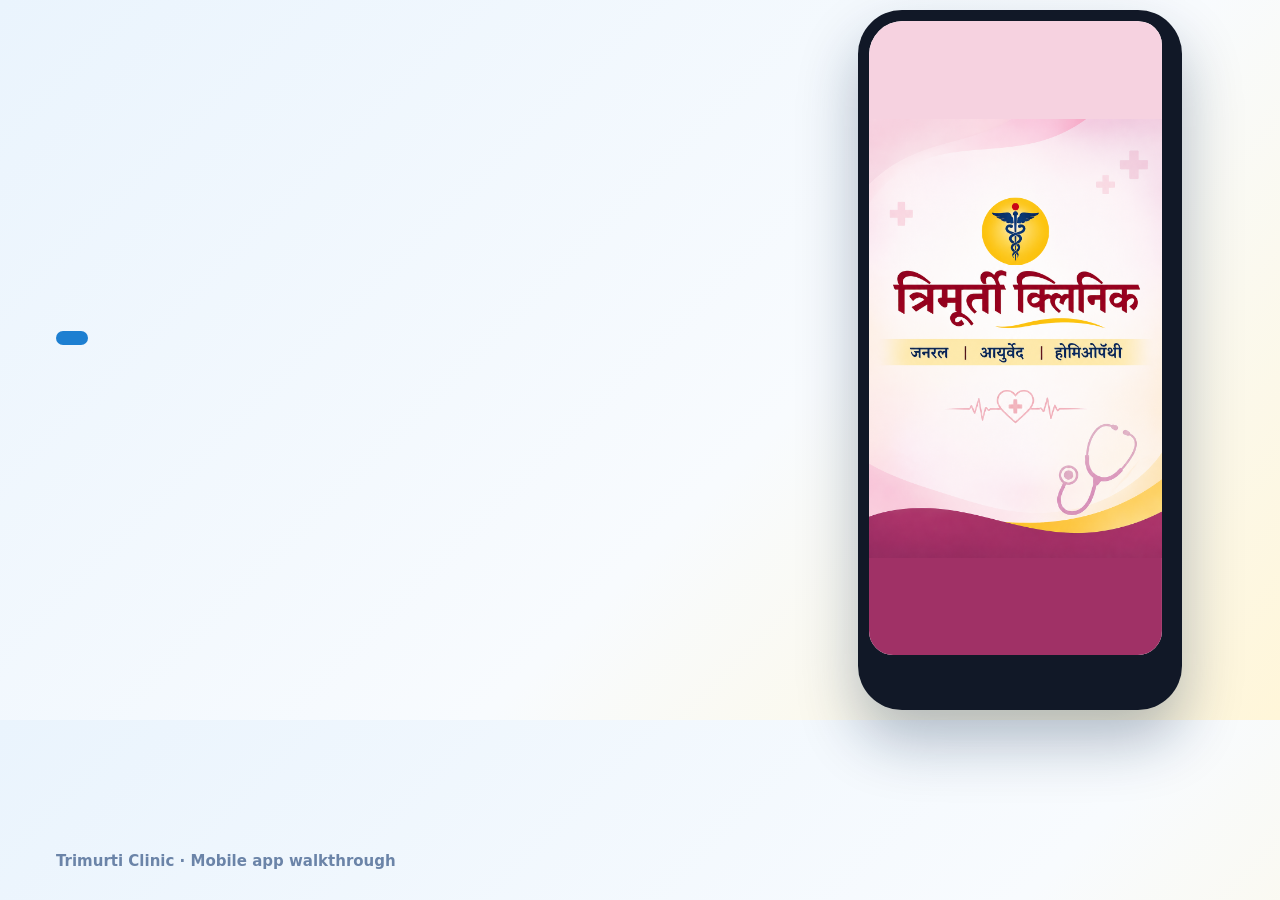
<file: video/stage.html>
<!doctype html><html><head><meta charset="utf-8"><title>Walkthrough stage</title>
<style>
*{box-sizing:border-box;margin:0}
body{width:1280px;height:720px;overflow:hidden;font-family:Inter,"Noto Sans Devanagari",system-ui,sans-serif;background:linear-gradient(135deg,#EAF4FD,#F8FBFE 60%,#FFF6D9);color:#0B2545;display:flex}
.left{width:760px;padding:64px 56px;display:flex;flex-direction:column;justify-content:center}
.role{display:inline-block;align-self:flex-start;background:#1D7FD1;color:#fff;font-weight:800;font-size:15px;letter-spacing:.08em;text-transform:uppercase;padding:7px 16px;border-radius:99px;margin-bottom:22px;transition:.3s}
h1{font-size:46px;line-height:1.12;font-weight:800;letter-spacing:-.02em;margin-bottom:22px}
ul{list-style:none}li{font-size:23px;line-height:1.4;padding:9px 0 9px 36px;position:relative;color:#26406B;opacity:0;transform:translateY(8px);transition:.5s}
li.on{opacity:1;transform:none}li:before{content:"";position:absolute;left:0;top:19px;width:16px;height:16px;border-radius:50%;background:#F5B400}
.step{position:absolute;left:56px;top:34px;font-size:15px;font-weight:700;color:#6B84A8}
.right{width:520px;display:grid;place-items:center}
.phone{width:324px;height:700px;border-radius:44px;background:#111827;padding:11px;box-shadow:0 30px 60px rgba(11,37,69,.3)}
.phone iframe{width:390px;height:844px;border:0;border-radius:32px;transform:scale(.7512);transform-origin:0 0;background:#fff;display:block}
.scr{width:302px;height:678px;overflow:hidden;border-radius:34px}
.brand{position:absolute;left:56px;bottom:30px;font-size:15px;font-weight:700;color:#6B84A8}
</style></head><body>
<div class="step" id="st"></div>
<div class="left"><span class="role" id="rl"></span><h1 id="ti"></h1><ul id="ul"></ul></div>
<div class="right"><div class="phone"><div class="scr"><iframe id="f" src="../splash.html"></iframe></div></div></div>
<div class="brand">Trimurti Clinic · Mobile app walkthrough</div>
<script>
function scene(step,role,title,pts){st.textContent=step;rl.textContent=role;ti.textContent=title;ul.innerHTML=pts.map(p=>'<li>'+p+'</li>').join('');}
function reveal(n){const l=[...ul.children];l.forEach((e,i)=>e.classList.toggle('on',i<n));}
</script></body></html>
</file>
<file: css/style.css>
:root{
  --p:#1D7FD1;--p-d:#1565A8;--p-l:#DCEEFB;--p-xl:#F3F9FE;--gold:#FFC719;--navy:#0B2545;
  --ink:#0B2545;--mut:#64748B;--line:#D9E8F4;--bg:#F2F8FD;--card:#fff;
  --amber:#F5B400;--amber-l:#FFF1BF;--red:#DC2626;--red-l:#FEE2E2;
  --green:#16A34A;--green-l:#DCFCE7;--blue:#0B3D91;--blue-l:#DCE6F7;
  --r:16px;--sh:0 1px 2px rgba(15,23,42,.06),0 4px 14px rgba(15,23,42,.06);
}
*{box-sizing:border-box;margin:0;-webkit-tap-highlight-color:transparent}
html,body{height:100%}
body{font-family:Inter,"Noto Sans Devanagari",system-ui,-apple-system,"Segoe UI",Roboto,sans-serif;color:var(--ink);background:#DCEAF5;font-size:14px;line-height:1.4}
a{color:inherit;text-decoration:none}
button,input,select{font:inherit;color:inherit}
.app{width:100%;max-width:430px;height:100dvh;margin:0 auto;background:var(--bg);display:flex;flex-direction:column;position:relative;overflow:hidden;box-shadow:0 0 40px rgba(15,23,42,.15)}
html.framed body{background:transparent}
html.framed .app{box-shadow:none;max-width:none}
.sb{display:none;justify-content:space-between;align-items:center;padding:12px 24px 0;background:var(--p);color:#fff;font-weight:600;font-size:14px;height:40px}
html.framed .sb{display:flex}
.sb.light{background:transparent;color:var(--ink)}
.hdr{background:linear-gradient(160deg,var(--p) 0%,var(--p-d) 100%);color:#fff;padding:16px 20px 22px;border-radius:0 0 28px 28px;flex:none}
.hdr h1{font-size:22px;font-weight:700;letter-spacing:-.01em}
.hdr p{opacity:.85;font-size:13px;margin-top:2px}
.hdr .row{display:flex;justify-content:space-between;align-items:center;gap:12px}
.avatar{width:42px;height:42px;border-radius:50%;background:rgba(255,255,255,.2);display:grid;place-items:center;font-weight:700;flex:none}
.scroll{flex:1;overflow-y:auto;padding:16px 16px calc(24px + env(safe-area-inset-bottom,0px))}
.app>.hdr:first-child{padding-top:calc(16px + env(safe-area-inset-top,0px))}
html.framed .app>.hdr:first-child{padding-top:16px}
.scroll.pull{margin-top:-14px;padding-top:0}
.tabbar{flex:none;display:flex;background:#fff;border-top:1px solid var(--p-l);padding:8px 8px calc(14px + env(safe-area-inset-bottom,0px))}
.tab{flex:1;display:flex;flex-direction:column;align-items:center;gap:3px;font-size:11px;font-weight:600;color:var(--mut);padding:6px 0;border-radius:12px}
.tab.on{color:var(--p)}
.tab.on{color:var(--p)}.tab.on svg{background:var(--p-l);border-radius:10px;padding:3px;width:30px;height:30px;box-sizing:border-box}
.card{background:var(--card);border-radius:var(--r);box-shadow:var(--sh);padding:16px;margin-bottom:14px}
.card h3{font-size:15px;font-weight:700;margin-bottom:10px}
.sec{font-size:12px;font-weight:700;color:var(--mut);text-transform:uppercase;letter-spacing:.06em;margin:18px 4px 8px;display:flex;justify-content:space-between;align-items:center}
.btn{display:flex;align-items:center;justify-content:center;gap:8px;width:100%;border:0;border-radius:14px;padding:14px;font-weight:700;font-size:15px;background:var(--p);color:#fff;cursor:pointer;box-shadow:0 6px 16px rgba(29,127,209,.3)}
.btn:active{transform:scale(.98)}
.btn.sec2{background:var(--p-l);color:var(--p-d);box-shadow:none}
.btn.ghost{background:#fff;color:var(--ink);border:1px solid var(--line);box-shadow:none}
.btn.danger{background:var(--red-l);color:var(--red);box-shadow:none}
.btn.sm{width:auto;padding:8px 14px;font-size:13px;border-radius:10px;box-shadow:none}
.btn[disabled]{opacity:.45;pointer-events:none}
.field{margin-bottom:14px}
.field label{display:block;font-size:12px;font-weight:600;color:var(--mut);margin-bottom:6px}
.field input,.field select{width:100%;border:1.5px solid var(--line);border-radius:12px;padding:12px 14px;background:#fff;outline:none;font-size:15px}
.field input:focus{border-color:var(--p);box-shadow:0 0 0 3px var(--p-l)}
.chips{display:flex;flex-wrap:wrap;gap:8px}
.chip{border:1.5px solid var(--line);background:#fff;border-radius:999px;padding:7px 12px;font-size:13px;font-weight:600;color:var(--mut);cursor:pointer}
.chip.on{background:var(--p-l);border-color:var(--p);color:var(--p-d)}
.badge{display:inline-flex;align-items:center;gap:4px;font-size:11px;font-weight:700;padding:3px 8px;border-radius:999px;background:var(--bg);color:var(--mut)}
.badge.green{background:var(--green-l);color:var(--green)}.badge.amber{background:var(--amber-l);color:#8A5A00}
.badge.blue{background:var(--blue-l);color:var(--blue)}.badge.red{background:var(--red-l);color:var(--red)}.badge.teal{background:var(--p-l);color:var(--p-d)}
.tiles{display:grid;grid-template-columns:repeat(4,1fr);gap:8px;margin-bottom:14px}
.tile{background:#fff;border-radius:14px;padding:10px 6px;text-align:center;box-shadow:var(--sh)}
.tile b{display:block;font-size:20px}.tile span{font-size:10.5px;color:var(--mut);font-weight:600}
.pull .tiles{margin-top:0}
.seg{display:flex;background:#DCEAF5;border-radius:12px;padding:3px;margin-bottom:12px}
.seg button{flex:1;border:0;background:transparent;padding:8px 4px;border-radius:10px;font-size:12.5px;font-weight:700;color:var(--mut);cursor:pointer}
.seg button.on{background:#fff;color:var(--ink);box-shadow:var(--sh)}
.item{display:flex;gap:12px;align-items:center;background:#fff;border-radius:14px;padding:12px;margin-bottom:10px;box-shadow:var(--sh)}
.item.pri{border:1.5px solid var(--p);background:var(--p-xl)}
.item .tk{width:46px;height:46px;border-radius:13px;background:var(--p-l);color:var(--p-d);display:grid;place-items:center;font-weight:800;font-size:18px;flex:none}
.item .tk.none{background:var(--bg);color:var(--mut);font-size:11px;text-align:center;line-height:1.1}
.item .tk.now{background:var(--p);color:#fff}
.item .mid{flex:1;min-width:0}
.item .nm{font-weight:700;font-size:14.5px;white-space:nowrap;overflow:hidden;text-overflow:ellipsis}
.item .sub{font-size:12px;color:var(--mut);margin-top:1px}
.item .meta{display:flex;gap:6px;margin-top:5px;flex-wrap:wrap}
.star{width:36px;height:36px;border-radius:50%;border:1.5px solid var(--line);background:#fff;display:grid;place-items:center;color:var(--mut);cursor:pointer;flex:none}
.star.on{background:var(--gold);border-color:var(--gold);color:var(--p-d)}
.star svg{width:18px;height:18px}
.stepper{display:flex;align-items:center;justify-content:space-between;padding:12px 0;border-bottom:1px solid var(--line)}
.stepper:last-child{border:0}
.stepper .l b{display:block;font-size:14px}.stepper .l span{font-size:12px;color:var(--mut)}
.stepper .c{display:flex;align-items:center;gap:12px}
.stepper .c button{width:34px;height:34px;border-radius:50%;border:0;background:var(--p-l);color:var(--p-d);font-size:20px;font-weight:700;cursor:pointer}
.stepper .c output{min-width:34px;text-align:center;font-weight:800;font-size:18px}
.bar{height:8px;background:var(--line);border-radius:99px;overflow:hidden}.bar i{display:block;height:100%;background:var(--p);border-radius:99px}
.big{text-align:center;padding:22px 16px}
.big .lbl{font-size:12px;color:var(--mut);font-weight:700;text-transform:uppercase;letter-spacing:.06em}
.big .num{font-size:64px;font-weight:800;color:var(--p);line-height:1.1}
.uid{font-family:ui-monospace,Menlo,Consolas,monospace;font-size:22px;font-weight:800;letter-spacing:.04em;background:var(--p-xl);border:2px dashed var(--p);color:var(--p-d);padding:12px;border-radius:14px;margin:10px 0}
.steps{display:flex;justify-content:space-between;margin:6px 0 2px}
.steps div{flex:1;text-align:center;font-size:10.5px;font-weight:700;color:var(--mut);position:relative}
.steps div i{display:grid;place-items:center;width:26px;height:26px;border-radius:50%;background:var(--line);margin:0 auto 5px;font-style:normal;position:relative;z-index:1}
.steps div.on i{background:var(--p);color:#fff}.steps div.on{color:var(--p-d)}
.steps div:not(:last-child):after{content:"";position:absolute;top:12px;left:50%;width:100%;height:2px;background:var(--line)}
.steps div.on:not(:last-child):after{background:var(--p)}
.kv{display:flex;justify-content:space-between;padding:8px 0;border-bottom:1px solid var(--line);font-size:13.5px}.kv:last-child{border:0}.kv span{color:var(--mut)}.kv b{font-weight:700}
.role{display:flex;gap:14px;align-items:center;background:#fff;border-radius:18px;padding:16px;margin-bottom:12px;box-shadow:var(--sh)}
.role .ic{width:52px;height:52px;border-radius:16px;display:grid;place-items:center;flex:none}
.role b{display:block;font-size:16px}.role span{font-size:12.5px;color:var(--mut)}
.role .go{margin-left:auto;color:var(--mut)}
.banner{border-radius:14px;padding:12px 14px;font-size:13px;font-weight:600;margin-bottom:14px;display:flex;gap:10px;align-items:flex-start}
.banner.warn{background:var(--amber-l);color:#6B4500}.banner.err{background:var(--red-l);color:var(--red)}.banner.ok{background:var(--green-l);color:#166534}
.fab{position:absolute;right:16px;bottom:calc(84px + env(safe-area-inset-bottom,0px));background:var(--p);color:#fff;border:0;border-radius:999px;padding:14px 18px;font-weight:700;display:flex;gap:8px;align-items:center;box-shadow:0 8px 20px rgba(29,127,209,.4);cursor:pointer}
.sheet-bg{position:absolute;inset:0;background:rgba(15,23,42,.5);display:flex;align-items:flex-end;z-index:20}
.sheet{background:#fff;width:100%;border-radius:24px 24px 0 0;padding:18px 18px calc(28px + env(safe-area-inset-bottom,0px))}
.sheet h3{margin-bottom:14px;font-size:17px}
.toast{position:absolute;left:50%;bottom:calc(90px + env(safe-area-inset-bottom,0px));transform:translateX(-50%);background:var(--ink);color:#fff;padding:10px 16px;border-radius:12px;font-size:13px;font-weight:600;z-index:30;white-space:nowrap}
.toggle{width:52px;height:30px;background:var(--line);border-radius:99px;position:relative;cursor:pointer;border:0;flex:none}
.toggle:after{content:"";position:absolute;top:3px;left:3px;width:24px;height:24px;border-radius:50%;background:#fff;transition:.2s;box-shadow:0 1px 3px rgba(0,0,0,.3)}
.toggle.on{background:var(--p)}.toggle.on:after{left:25px}
.empty{text-align:center;color:var(--mut);padding:28px 12px;font-size:13px}
.now{background:linear-gradient(160deg,var(--p),var(--p-d));color:#fff;border-radius:20px;padding:18px;margin-bottom:14px;box-shadow:0 10px 24px rgba(29,127,209,.35)}
.now .lbl{font-size:11px;font-weight:700;opacity:.8;text-transform:uppercase;letter-spacing:.08em}
.now .row{display:flex;gap:14px;align-items:center;margin:10px 0 14px}
.now .tkn{width:64px;height:64px;border-radius:18px;background:rgba(255,255,255,.18);display:grid;place-items:center;font-size:30px;font-weight:800}
.now b{font-size:18px;display:block}.now span{opacity:.85;font-size:13px}
.now .btn{background:#fff;color:var(--p-d);box-shadow:none}

/* Installed app (Samsung/Android): keep content clear of the system nav bar even if the OS reports no inset */
:root{--safe-b:env(safe-area-inset-bottom,0px)}
@media (display-mode:standalone),(display-mode:fullscreen),(display-mode:minimal-ui){
  :root{--safe-b:max(env(safe-area-inset-bottom,0px),28px)}
  .tabbar{padding-bottom:calc(10px + var(--safe-b))}
  .fab{bottom:calc(84px + var(--safe-b))}
  .toast{bottom:calc(90px + var(--safe-b))}
  .sheet{padding-bottom:calc(24px + var(--safe-b))}
  .scroll{padding-bottom:calc(24px + var(--safe-b))}
}
</file>
